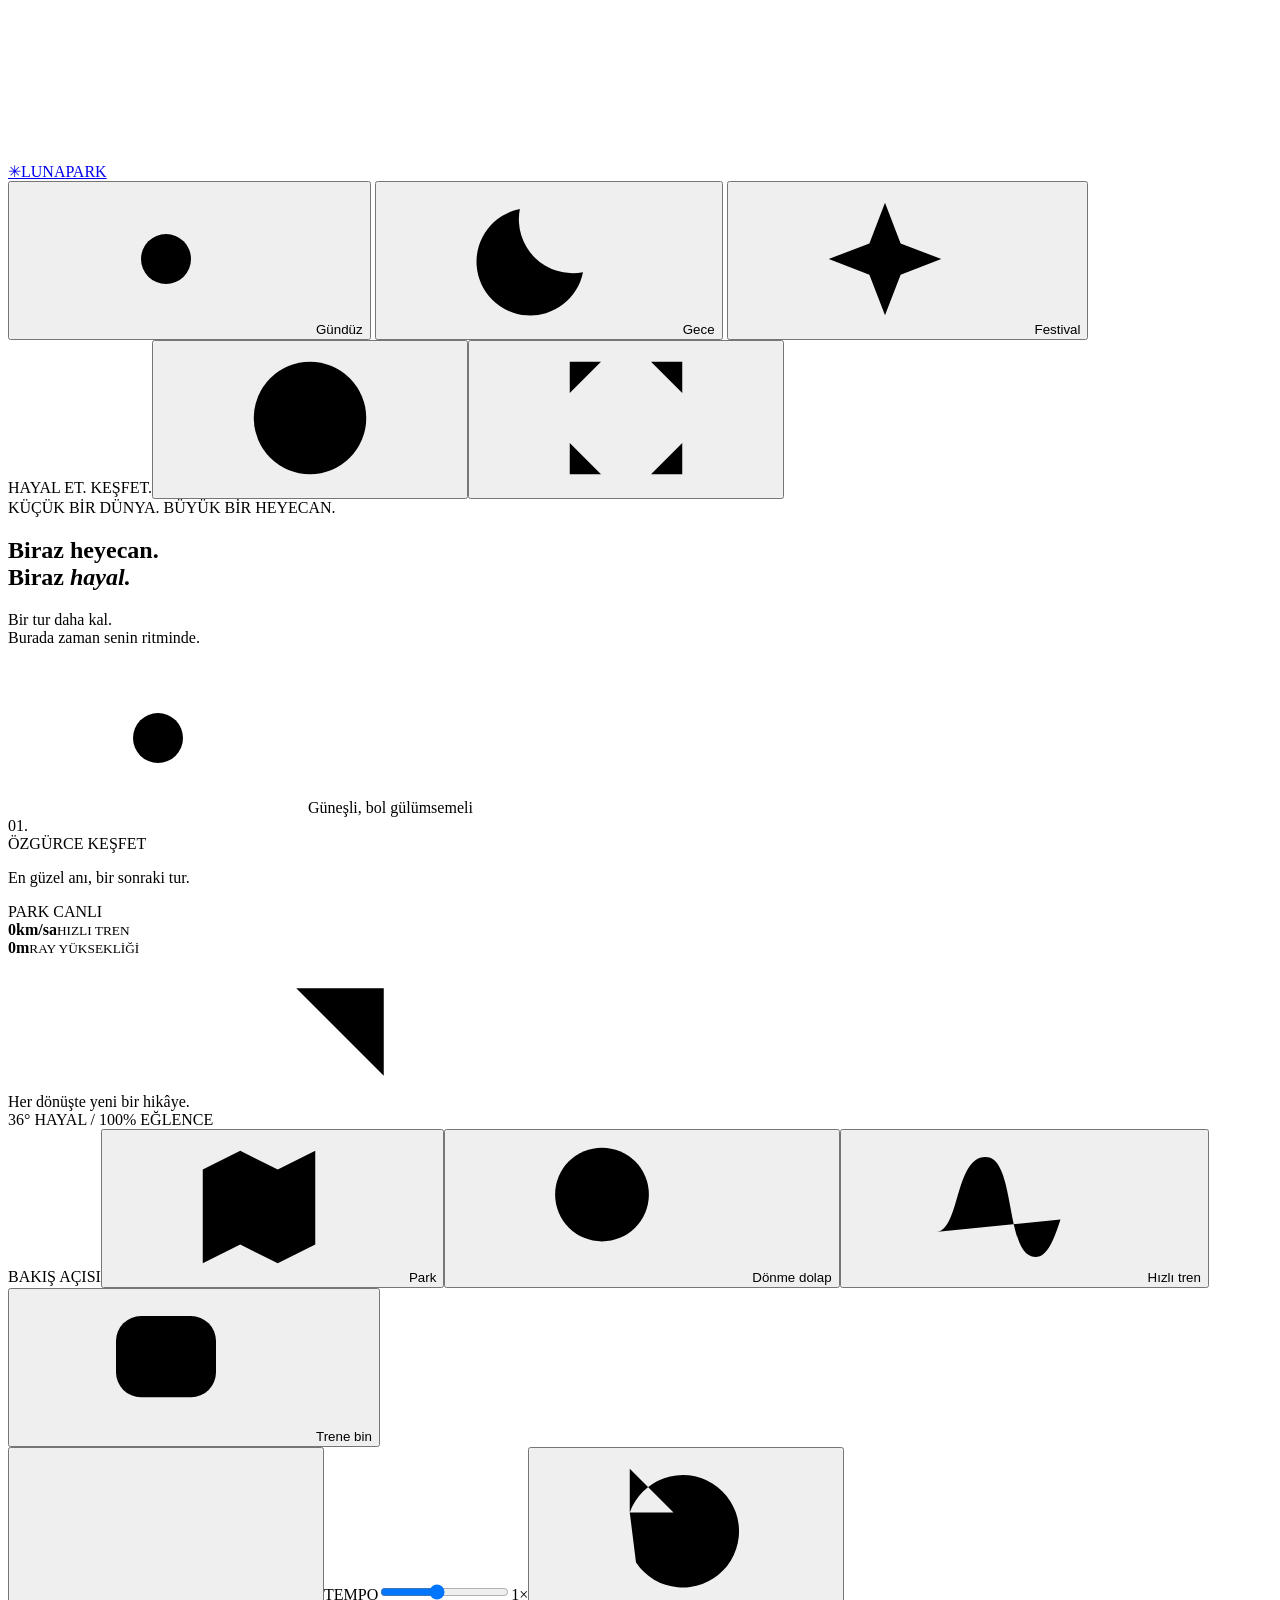
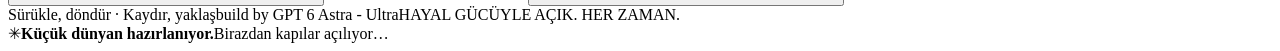
<file: src/index.template.html>
<!DOCTYPE html>
<html lang="tr">
<head>
  <meta charset="utf-8"><meta name="viewport" content="width=device-width,initial-scale=1">
  <meta name="theme-color" content="#ecf0e9">
  <meta name="description" content="Küçük bir dünya, büyük bir heyecan. Gündüz, gece ve festival modlarıyla etkileşimli, çevrimdışı çalışan 3D lunapark.">
  <title>LUNA PARK — Biraz heyecan. Biraz hayal.</title>
  <style>/* INLINE_CSS */</style>
</head>
<body data-mode="day">
  <svg class="symbols" xmlns="http://www.w3.org/2000/svg" aria-hidden="true"><defs>
    <symbol id="i-sun" viewBox="0 0 24 24"><circle cx="12" cy="12" r="4"/><path d="M12 2v2m0 16v2M2 12h2m16 0h2M5 5l1.5 1.5m11 11L19 19M5 19l1.5-1.5m11-11L19 5"/></symbol>
    <symbol id="i-moon" viewBox="0 0 24 24"><path d="M20 14.1A8.6 8.6 0 0 1 9.9 4a8.6 8.6 0 1 0 10.1 10.1Z"/></symbol>
    <symbol id="i-star" viewBox="0 0 24 24"><path d="m12 3 2.5 6.5L21 12l-6.5 2.5L12 21l-2.5-6.5L3 12l6.5-2.5L12 3Zm7-2v4m-2-2h4"/></symbol>
    <symbol id="i-arrow" viewBox="0 0 24 24"><path d="M5 19 19 5M5 5h14v14"/></symbol>
    <symbol id="i-wheel" viewBox="0 0 24 24"><circle cx="12" cy="10" r="7.5"/><path d="M12 2.5v15M4.5 10h15M6.7 4.7l10.6 10.6m0-10.6L6.7 15.3M12 10 7 22m5-12 5 12M5 22h14"/></symbol>
    <symbol id="i-coaster" viewBox="0 0 24 24"><path d="M2 16c4 0 3-12 8-12s3 16 8 16c2 0 3-3 4-6M4 13v8M10 4v17m6-3v3M2 22h20"/></symbol>
    <symbol id="i-map" viewBox="0 0 24 24"><path d="m3 6 6-3 6 3 6-3v15l-6 3-6-3-6 3V6Zm6-3v15m6-12v15"/></symbol>
    <symbol id="i-ride" viewBox="0 0 24 24"><rect x="4" rx="4" y="4" width="16" height="13"/><path d="M8 9h8M7 17l-2 5m12-5 2 5M7 20h10"/><circle cx="8" cy="13" r=".5"/><circle cx="16" cy="13" r=".5"/></symbol>
    <symbol id="i-pause" viewBox="0 0 24 24"><path d="M9 5v14M15 5v14" stroke-width="3.5"/></symbol>
    <symbol id="i-play" viewBox="0 0 24 24"><path d="m8 5 11 7-11 7V5Z"/></symbol>
    <symbol id="i-reset" viewBox="0 0 24 24"><path d="M3 10a9 9 0 1 1 1 8M3 3v7h7"/></symbol>
    <symbol id="i-expand" viewBox="0 0 24 24"><path d="M8 3H3v5m13-5h5v5M3 16v5h5m13-5v5h-5"/></symbol>
    <symbol id="i-help" viewBox="0 0 24 24"><circle cx="12" cy="12" r="9"/><path d="M9.5 9a2.5 2.5 0 0 1 5 0c0 2-2.5 2-2.5 4m0 3v.2"/></symbol>
    <symbol id="i-close" viewBox="0 0 24 12"><path d="m6 0 12 12M6 12 18 0"/></symbol>
  </defs></svg>
  <div id="world" role="img" aria-label="Hareketli dönme dolap, hızlı tren ve atlıkarıncadan oluşan etkileşimli üç boyutlu lunapark"></div>
  <div class="vignette" aria-hidden="true"></div>
  <header class="header">
    <a class="brand" href="#" aria-label="Luna Park, başlangıç görünümü"><span class="brand-mark">✳</span><span>LUNA<span class="brand-light">PARK</span></span><span class="brand-dot"></span></a>
    <nav class="mode-switch" aria-label="Ortam modu">
      <button data-mode="day" class="active" aria-pressed="true"><svg><use href="#i-sun"/></svg><span>Gündüz</span></button>
      <button data-mode="night" aria-pressed="false"><svg><use href="#i-moon"/></svg><span>Gece</span></button>
      <button data-mode="festival" aria-pressed="false"><svg><use href="#i-star"/></svg><span>Festival</span></button>
    </nav>
    <div class="header-actions"><span class="edition">HAYAL ET. KEŞFET.</span><button class="icon-button" id="help-btn" aria-label="Kontrolleri göster" title="Kontroller"><svg><use href="#i-help"/></svg></button><button class="icon-button" id="fullscreen-btn" aria-label="Tam ekran" title="Tam ekran"><svg><use href="#i-expand"/></svg></button></div>
  </header>
  <main class="overlay">
    <section class="intro"><div class="eyebrow"><span class="tiny-line"></span>KÜÇÜK BİR DÜNYA. BÜYÜK BİR HEYECAN.</div><h1>Biraz heyecan.<br>Biraz <em>hayal.</em></h1><p>Bir tur daha kal.<br>Burada zaman senin ritminde.</p><div class="weather"><svg><use href="#i-sun"/></svg><span id="weather-label">Güneşli, bol gülümsemeli</span></div></section>
    <div class="scene-caption"><span class="caption-number" id="caption-number">01.</span><div><span class="eyebrow" id="caption-kicker">ÖZGÜRCE KEŞFET</span><p id="caption-title">En güzel anı, bir sonraki tur.</p></div></div>
    <aside class="telemetry" aria-label="Canlı park bilgileri"><div class="live"><span></span><span id="live-label">PARK CANLI</span></div><div class="stats"><div><strong id="speed-stat">0<span>km/sa</span></strong><small>HIZLI TREN</small></div><span class="stat-divider"></span><div><strong id="height-stat">0<span>m</span></strong><small>RAY YÜKSEKLİĞİ</small></div></div><div class="telemetry-line"><span>Her dönüşte yeni bir hikâye.</span><svg><use href="#i-arrow"/></svg></div></aside>
    <div class="scene-tag"><span id="scene-tag-text">36° HAYAL / 100% EĞLENCE</span><span class="tag-line"></span></div>
  </main>
  <div class="bottom-ui">
    <div class="camera-dock" role="group" aria-label="Kamera açısı"><span class="dock-label">BAKIŞ AÇISI</span><button data-camera="overview" class="active" aria-pressed="true"><svg><use href="#i-map"/></svg><span>Park</span></button><button data-camera="wheel" aria-pressed="false"><svg><use href="#i-wheel"/></svg><span>Dönme dolap</span></button><button data-camera="coaster" aria-pressed="false"><svg><use href="#i-coaster"/></svg><span>Hızlı tren</span></button><button data-camera="ride" class="ride-button" aria-pressed="false"><svg><use href="#i-ride"/></svg><span>Trene bin</span><span class="ride-dot"></span></button></div>
    <div class="playback"><button id="pause-btn" class="icon-button" aria-label="Parkı duraklat" aria-pressed="false" title="Duraklat (Boşluk)"><svg><use href="#i-pause"/></svg></button><span class="playback-divider"></span><label for="speed-range">TEMPO</label><input id="speed-range" type="range" min="0.25" max="2" step="0.25" value="1" aria-label="Simülasyon temposu"><output id="speed-output" for="speed-range">1×</output><button id="reset-camera" class="icon-button" aria-label="Kamerayı sıfırla" title="Kamerayı sıfırla (R)"><svg><use href="#i-reset"/></svg></button></div>
  </div>
  <footer><span class="gesture-hint"><span class="mouse-outline"></span>Sürükle, döndür <span class="hint-separator">·</span> Kaydır, yaklaş</span><span class="credit">build by GPT 6 Astra - Ultra</span><span class="footer-note">HAYAL GÜCÜYLE AÇIK. <span>HER ZAMAN.</span></span></footer>
  <div id="loading"><span class="loading-wheel">✳</span><strong>Küçük dünyan hazırlanıyor.</strong><span>Birazdan kapılar açılıyor…</span></div>
  <div id="error-panel" hidden><h2>Bu dünyayı açmak için WebGL gerekli.</h2><p>Güncel Chrome veya Edge ile tekrar açmayı ve tarayıcı ayarlarından grafik hızlandırmayı etkinleştirmeyi deneyebilirsin.</p><button onclick="location.reload()">Tekrar dene</button></div>
  <dialog id="help-dialog"><button id="close-help" class="icon-button" aria-label="Kapat"><svg><use href="#i-close"/></svg></button><span class="eyebrow">KÜÇÜK BİR KEŞİF REHBERİ</span><h2>Park senin.<br>Ritmi de öyle.</h2><dl><div><dt>Sürükle / tek parmak</dt><dd>Parkın etrafında dön</dd></div><div><dt>Fare tekeri / iki parmak</dt><dd>Yaklaş ve uzaklaş</dd></div><div><dt>Trene bin</dt><dd>Ön koltuktan parkuru izle</dd></div><div><dt>Boşluk</dt><dd>Hareketi duraklat / sürdür</dd></div><div><dt>1 / 2 / 3</dt><dd>Gündüz / gece / festival</dd></div><div><dt>R / Esc</dt><dd>Genel park görünümüne dön</dd></div></dl><p>Tempo, tüm parkın zamanını birlikte değiştirir. Festivalde gökyüzünden konfeti yağar.</p></dialog>
  <div id="toast" role="status" aria-live="polite"></div>
  <script>/* INLINE_THREE */</script>
  <script>/* INLINE_BATCH */</script>
  <script>/* INLINE_COASTER */</script>
  <script>/* INLINE_FERRIS */</script>
  <script>/* INLINE_MAIN */</script>
</body>
</html>
</file>
